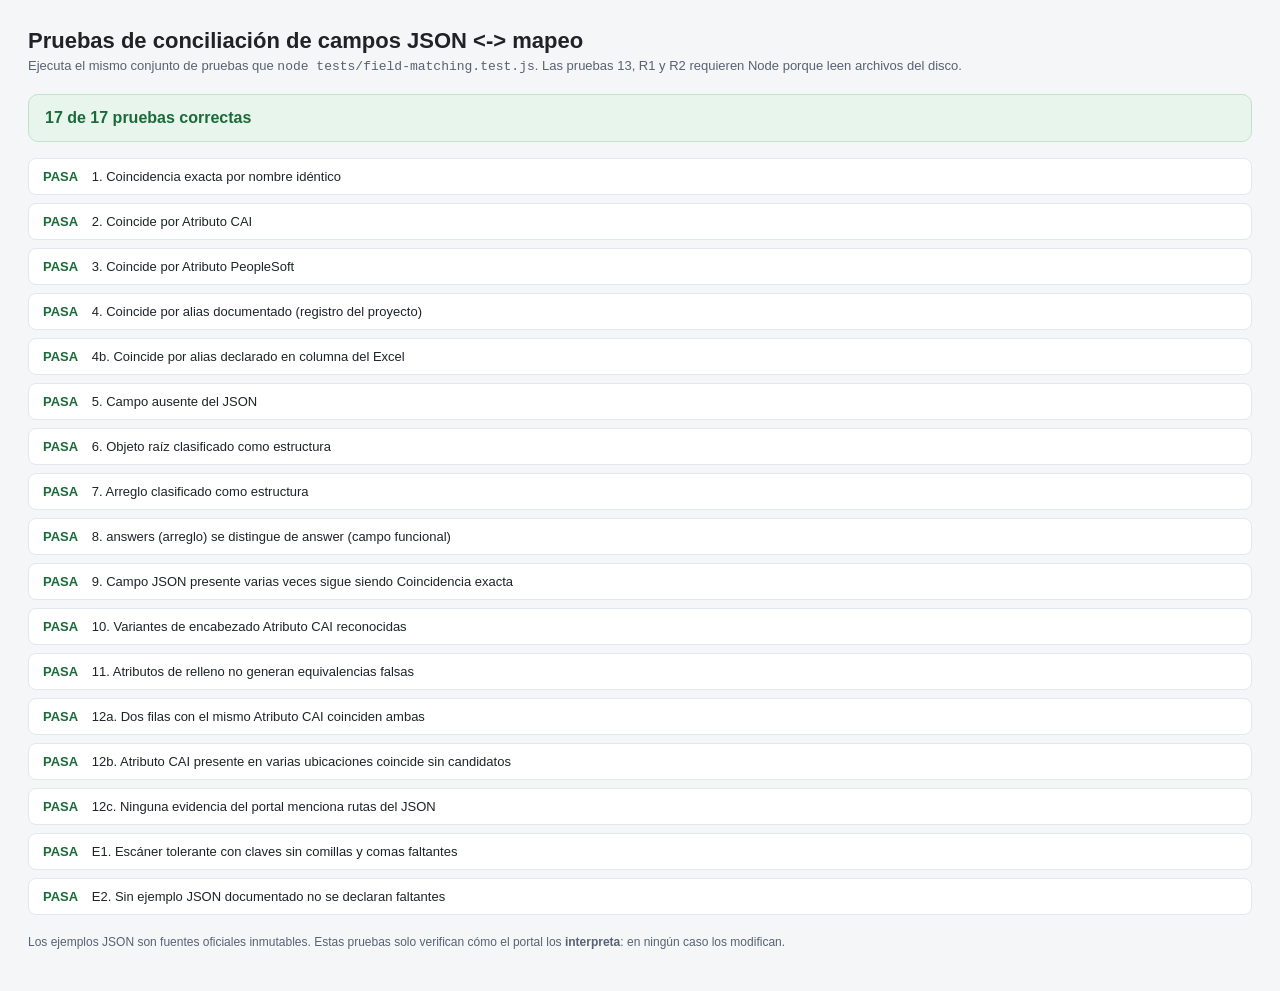
<file: tests/run-tests.html>
<!doctype html>
<html lang="es">
<head>
<meta charset="utf-8">
<meta name="viewport" content="width=device-width, initial-scale=1">
<title>Pruebas · Conciliación de campos SUPLOS - CAI</title>
<style>
  body{font-family:Inter,Segoe UI,Arial,sans-serif;margin:0;padding:28px;background:#f4f6f8;color:#1f2328}
  h1{font-size:22px;margin:0 0 4px}
  p.sub{margin:0 0 20px;color:#586273;font-size:13px}
  .summary{padding:14px 16px;border-radius:10px;font-weight:600;margin-bottom:16px}
  .summary.ok{background:#e8f5ec;color:#1b6b3a;border:1px solid #bfe3cd}
  .summary.fail{background:#fdeaea;color:#a41c1c;border:1px solid #f3c9c9}
  ul{list-style:none;padding:0;margin:0}
  li{background:#fff;border:1px solid #e3e8ee;border-radius:8px;padding:10px 14px;margin-bottom:8px;font-size:13px}
  li.ok::before{content:"PASA";color:#1b6b3a;font-weight:700;margin-right:10px}
  li.fail::before{content:"FALLA";color:#a41c1c;font-weight:700;margin-right:10px}
  .err{display:block;margin-top:6px;color:#a41c1c;font-size:12px;font-family:ui-monospace,Consolas,monospace}
  .note{margin-top:18px;font-size:12px;color:#586273;line-height:1.6}
</style>
</head>
<body>
<h1>Pruebas de conciliación de campos JSON &lt;-&gt; mapeo</h1>
<p class="sub">Ejecuta el mismo conjunto de pruebas que <code>node tests/field-matching.test.js</code>. Las pruebas 13, R1 y R2 requieren Node porque leen archivos del disco.</p>
<div id="summary" class="summary">Ejecutando…</div>
<ul id="list"></ul>
<p class="note">Los ejemplos JSON son fuentes oficiales inmutables. Estas pruebas solo verifican cómo el portal los <strong>interpreta</strong>: en ningún caso los modifican.</p>

<script src="../assets/equivalence-rules.js"></script>
<script src="../assets/field-matching.js"></script>
<script src="field-matching.test.js"></script>
<script>
(function(){
  var report = window.__FM_TEST_REPORT__;
  var summary = document.getElementById('summary');
  var list = document.getElementById('list');
  if(!report){ summary.className='summary fail'; summary.textContent='No se pudo ejecutar la suite.'; return; }
  summary.className = 'summary ' + (report.fail ? 'fail' : 'ok');
  summary.textContent = report.ok + ' de ' + (report.ok + report.fail) + ' pruebas correctas' +
    (report.fail ? ' · ' + report.fail + ' con error' : '');
  report.text.split('\n').forEach(function(line){
    var m = /^\s{2}(PASA|FALLA)\s(.+)$/.exec(line);
    if(!m) return;
    var li = document.createElement('li');
    li.className = m[1] === 'PASA' ? 'ok' : 'fail';
    li.textContent = m[2];
    list.appendChild(li);
  });
})();
</script>
</body>
</html>
</file>
